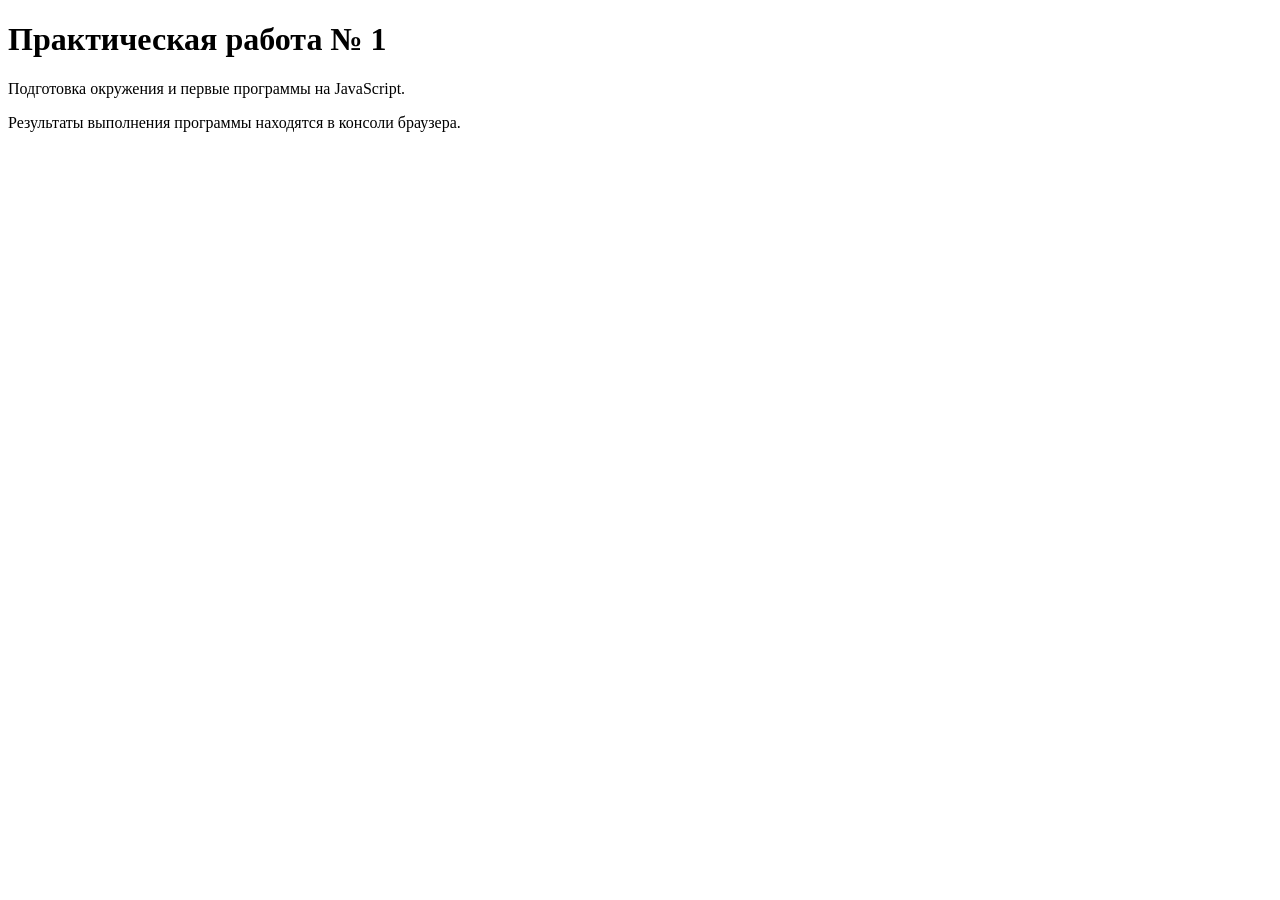
<file: practice-01/index.html>
<!doctype html>
<html lang="ru">
  <head>
    <meta charset="UTF-8">
    <meta name="viewport" content="width=device-width, initial-scale=1.0">
    <title>ПР1 — JavaScript</title>
    <script src="./js/hello.js" defer></script>
  </head>
  <body>
    <main>
      <h1>Практическая работа № 1</h1>
      <p>Подготовка окружения и первые программы на JavaScript.</p>
      <p>Результаты выполнения программы находятся в консоли браузера.</p>
    </main>
  </body>
</html>
<script src="./js/debug.js"></script>
</file>
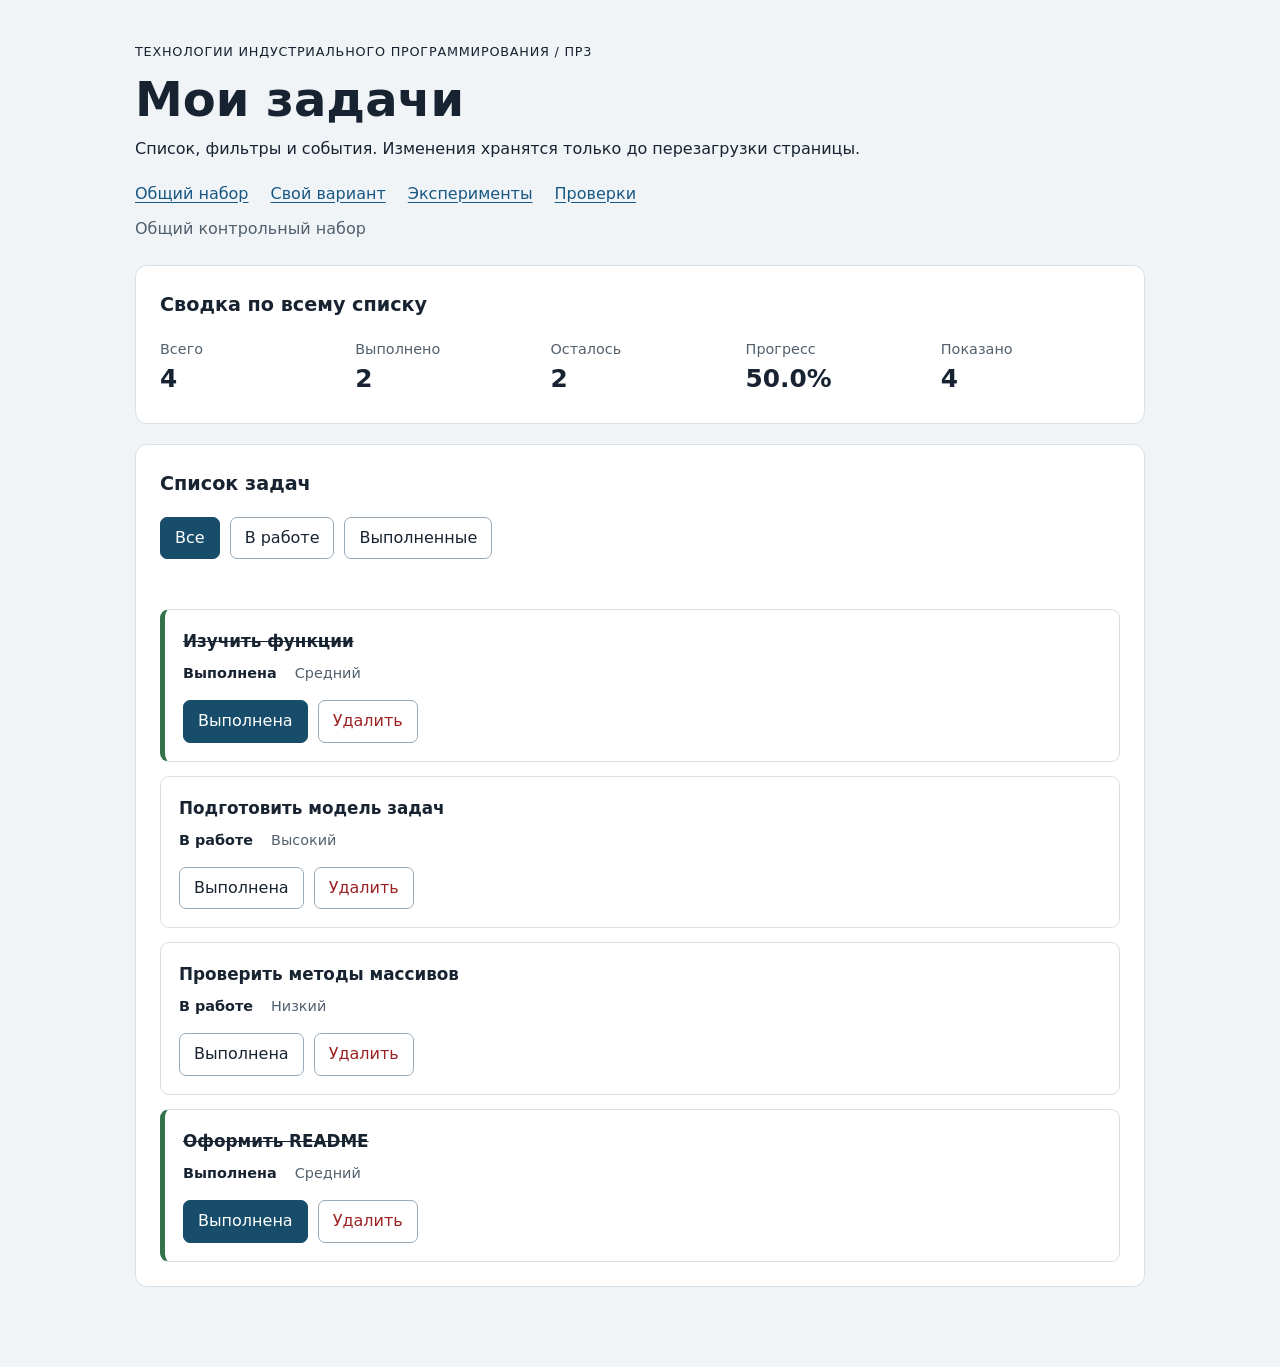
<file: practice-03/index.html>
<!doctype html>
<html lang="ru">
<head>
  <meta charset="utf-8">
  <meta name="viewport" content="width=device-width, initial-scale=1">
  <title>ПР3 — Работа с DOM и событиями</title>
  <link rel="icon" href="data:,">
  <link rel="stylesheet" href="./styles.css">
  <script type="module" src="./src/main.js"></script>
</head>
<body>
  <main class="page">
    <header class="page-header">
      <p class="eyebrow">Технологии индустриального программирования / ПР3</p>
      <h1>Мои задачи</h1>
      <p>Список, фильтры и события. Изменения хранятся только до перезагрузки страницы.</p>
      <nav class="page-links" aria-label="Учебные страницы">
        <a href="./index.html">Общий набор</a>
        <a href="./index.html?dataset=variant">Свой вариант</a>
        <a href="./examples/dom-events.html">Эксперименты</a>
        <a href="./checks.html">Проверки</a>
      </nav>
      <p id="dataset-label" class="muted">Набор ещё не загружен</p>
    </header>

    <section aria-labelledby="summary-heading" class="panel">
      <h2 id="summary-heading">Сводка по всему списку</h2>
      <dl id="task-summary" class="summary-grid">
        <div><dt>Всего</dt><dd data-stat="total">—</dd></div>
        <div><dt>Выполнено</dt><dd data-stat="completed">—</dd></div>
        <div><dt>Осталось</dt><dd data-stat="pending">—</dd></div>
        <div><dt>Прогресс</dt><dd data-stat="progress">—</dd></div>
        <div><dt>Показано</dt><dd data-stat="visible">—</dd></div>
      </dl>
    </section>

    <section class="panel" aria-labelledby="list-heading">
      <h2 id="list-heading">Список задач</h2>
      <div id="task-filters" class="filters" role="group" aria-label="Фильтр по статусу">
        <button type="button" data-filter="all" aria-pressed="true" class="is-active"><span class="filter-label">Все</span></button>
        <button type="button" data-filter="pending" aria-pressed="false"><span class="filter-label">В работе</span></button>
        <button type="button" data-filter="completed" aria-pressed="false"><span class="filter-label">Выполненные</span></button>
      </div>
      <p id="operation-message" class="operation-message" role="status" aria-live="polite"></p>
      <p id="empty-message" class="empty-message" hidden></p>
      <ul id="task-list" class="task-list" aria-label="Задачи"></ul>
      <noscript>Для выполнения работы необходимо разрешить JavaScript в браузере.</noscript>
    </section>
  </main>
</body>
</html>
</file>
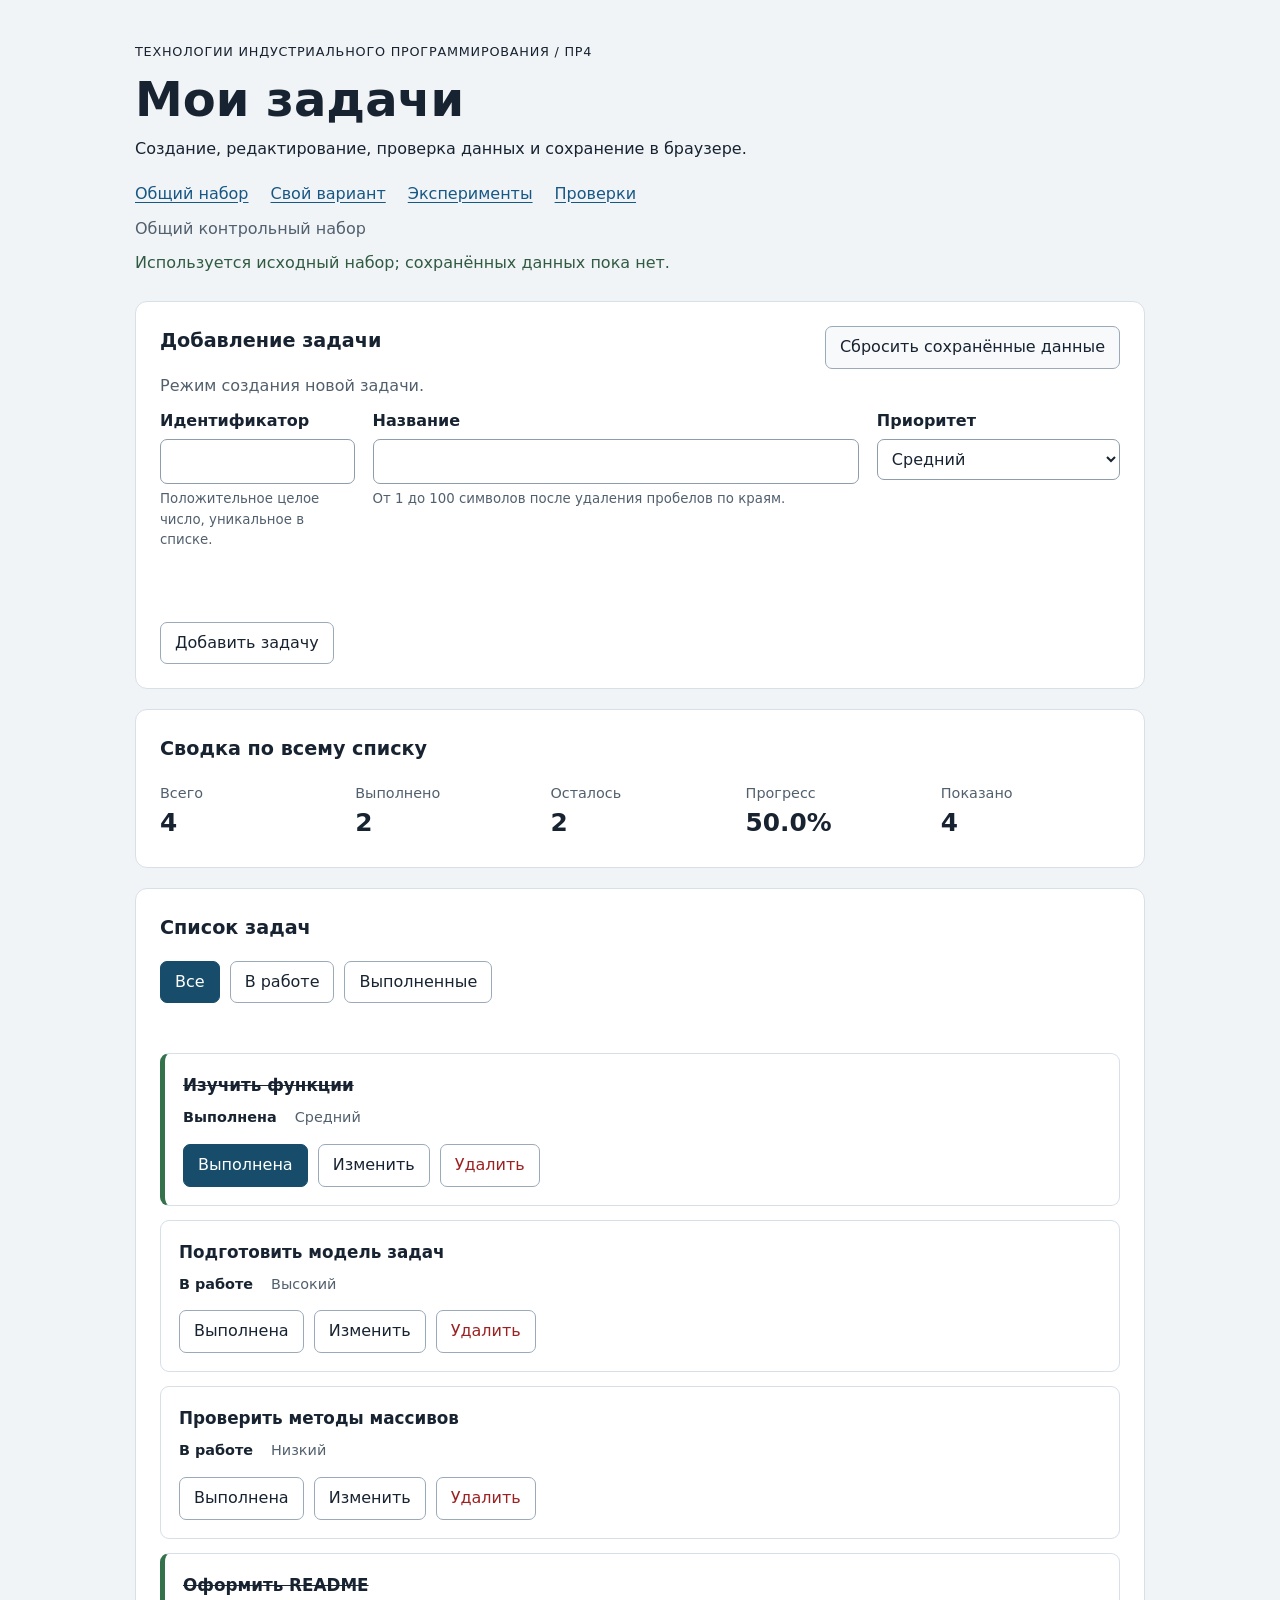
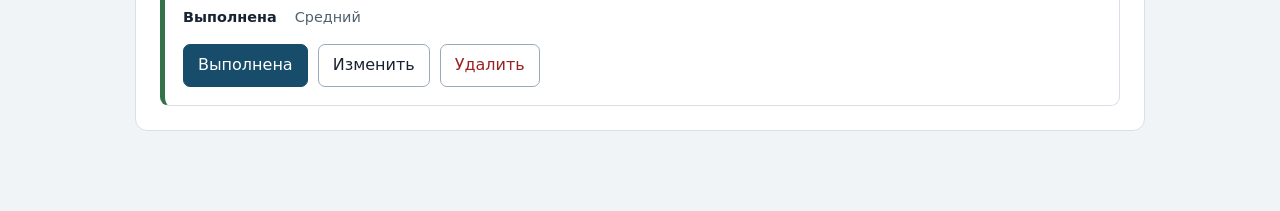
<file: practice-04/index.html>
<!doctype html>
<html lang="ru">
<head>
  <meta charset="utf-8">
  <meta name="viewport" content="width=device-width, initial-scale=1">
  <title>ПР4 — Формы, валидация и локальное хранение</title>
  <link rel="icon" href="data:,">
  <link rel="stylesheet" href="./styles.css">
  <script type="module" src="./src/main.js"></script>
</head>
<body>
  <main class="page">
    <header class="page-header">
      <p class="eyebrow">Технологии индустриального программирования / ПР4</p>
      <h1>Мои задачи</h1>
      <p>Создание, редактирование, проверка данных и сохранение в браузере.</p>
      <nav class="page-links" aria-label="Учебные страницы">
        <a href="./index.html">Общий набор</a>
        <a href="./index.html?dataset=variant">Свой вариант</a>
        <a href="./examples/forms-storage.html">Эксперименты</a>
        <a href="./checks.html">Проверки</a>
      </nav>
      <p id="dataset-label" class="muted">Набор ещё не загружен</p>
      <p id="storage-status" class="storage-status" role="status" aria-live="polite"></p>
    </header>

    <section class="panel" aria-labelledby="form-heading">
      <div class="panel-heading">
        <div>
          <h2 id="form-heading">Добавление задачи</h2>
          <p id="form-mode" class="muted">Режим создания новой задачи.</p>
        </div>
        <button id="reset-data" type="button" class="button-secondary">Сбросить сохранённые данные</button>
      </div>

      <form id="task-form">
        <div class="form-grid">
          <div class="field">
            <label for="task-id">Идентификатор</label>
            <input id="task-id" name="id" type="number" min="1" step="1" required
                   aria-describedby="task-id-hint task-id-error">
            <small id="task-id-hint">Положительное целое число, уникальное в списке.</small>
            <p id="task-id-error" class="field-error" data-error-for="id" aria-live="polite"></p>
          </div>

          <div class="field field-wide">
            <label for="task-title">Название</label>
            <input id="task-title" name="title" type="text" maxlength="100" required
                   aria-describedby="task-title-hint task-title-error">
            <small id="task-title-hint">От 1 до 100 символов после удаления пробелов по краям.</small>
            <p id="task-title-error" class="field-error" data-error-for="title" aria-live="polite"></p>
          </div>

          <div class="field">
            <label for="task-priority">Приоритет</label>
            <select id="task-priority" name="priority" required
                    aria-describedby="task-priority-error">
              <option value="medium">Средний</option>
              <option value="low">Низкий</option>
              <option value="high">Высокий</option>
            </select>
            <p id="task-priority-error" class="field-error" data-error-for="priority" aria-live="polite"></p>
          </div>
        </div>

        <p id="form-message" class="operation-message" role="status" aria-live="polite"></p>
        <div class="form-actions">
          <button id="form-submit" type="submit">Добавить задачу</button>
          <button id="cancel-edit" type="button" class="button-secondary" hidden>Отменить редактирование</button>
        </div>
      </form>
    </section>

    <section aria-labelledby="summary-heading" class="panel">
      <h2 id="summary-heading">Сводка по всему списку</h2>
      <dl id="task-summary" class="summary-grid">
        <div><dt>Всего</dt><dd data-stat="total">—</dd></div>
        <div><dt>Выполнено</dt><dd data-stat="completed">—</dd></div>
        <div><dt>Осталось</dt><dd data-stat="pending">—</dd></div>
        <div><dt>Прогресс</dt><dd data-stat="progress">—</dd></div>
        <div><dt>Показано</dt><dd data-stat="visible">—</dd></div>
      </dl>
    </section>

    <section class="panel" aria-labelledby="list-heading">
      <h2 id="list-heading">Список задач</h2>
      <div id="task-filters" class="filters" role="group" aria-label="Фильтр по статусу">
        <button type="button" data-filter="all" aria-pressed="true" class="is-active"><span class="filter-label">Все</span></button>
        <button type="button" data-filter="pending" aria-pressed="false"><span class="filter-label">В работе</span></button>
        <button type="button" data-filter="completed" aria-pressed="false"><span class="filter-label">Выполненные</span></button>
      </div>
      <p id="operation-message" class="operation-message" role="status" aria-live="polite"></p>
      <p id="empty-message" class="empty-message" hidden></p>
      <ul id="task-list" class="task-list" aria-label="Задачи"></ul>
      <noscript>Для выполнения работы необходимо разрешить JavaScript в браузере.</noscript>
    </section>
  </main>
</body>
</html>
</file>
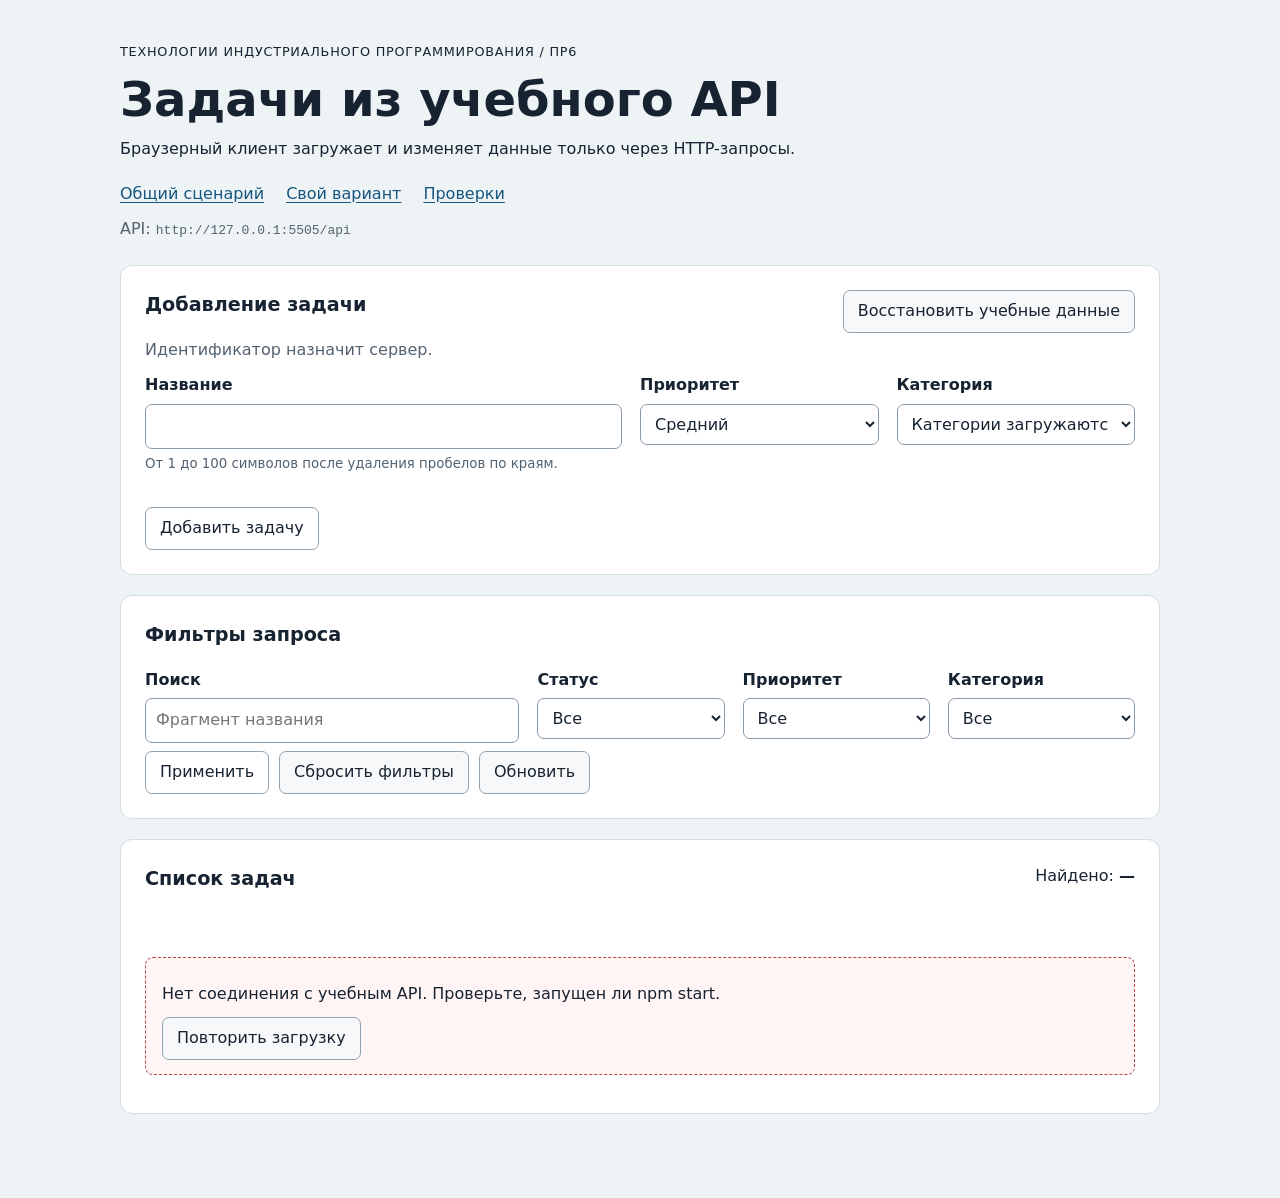
<file: practice-06/index.html>
<!doctype html>
<html lang="ru">
<head>
  <meta charset="utf-8">
  <meta name="viewport" content="width=device-width, initial-scale=1">
  <title>ПР6 — Браузерный клиент HTTP API</title>
  <link rel="icon" href="data:,">
  <link rel="stylesheet" href="./styles.css">
  <script type="module" src="./src/main.js"></script>
</head>
<body>
  <main class="page">
    <header class="page-header">
      <p class="eyebrow">Технологии индустриального программирования / ПР6</p>
      <h1>Задачи из учебного API</h1>
      <p>Браузерный клиент загружает и изменяет данные только через HTTP-запросы.</p>
      <nav class="page-links" aria-label="Учебные страницы">
        <a href="./index.html">Общий сценарий</a>
        <a href="./index.html?dataset=variant">Свой вариант</a>
        <a href="./checks.html">Проверки</a>
      </nav>
      <p class="muted">API: <code id="api-url">адрес определяется…</code></p>
    </header>

    <section class="panel" aria-labelledby="editor-heading">
      <div class="panel-heading">
        <div>
          <h2 id="editor-heading">Добавление задачи</h2>
          <p id="form-mode" class="muted">Идентификатор назначит сервер.</p>
        </div>
        <button id="reset-data" type="button" class="button-secondary">Восстановить учебные данные</button>
      </div>

      <form id="task-form" novalidate>
        <div class="form-grid">
          <div class="field field-wide">
            <label for="task-title">Название</label>
            <input id="task-title" name="title" type="text" maxlength="100" required
                   aria-describedby="task-title-hint task-title-error">
            <small id="task-title-hint">От 1 до 100 символов после удаления пробелов по краям.</small>
            <p id="task-title-error" class="field-error" data-error-for="title" aria-live="polite"></p>
          </div>

          <div class="field">
            <label for="task-priority">Приоритет</label>
            <select id="task-priority" name="priority" required
                    aria-describedby="task-priority-error">
              <option value="medium">Средний</option>
              <option value="low">Низкий</option>
              <option value="high">Высокий</option>
            </select>
            <p id="task-priority-error" class="field-error" data-error-for="priority" aria-live="polite"></p>
          </div>

          <div class="field">
            <label for="task-category">Категория</label>
            <select id="task-category" name="categoryId" required
                    aria-describedby="task-category-error">
              <option value="">Категории загружаются…</option>
            </select>
            <p id="task-category-error" class="field-error" data-error-for="categoryId" aria-live="polite"></p>
          </div>
        </div>

        <div class="form-actions">
          <button id="form-submit" type="submit">Добавить задачу</button>
          <button id="cancel-edit" type="button" class="button-secondary" hidden>Отменить редактирование</button>
        </div>
      </form>
    </section>

    <section class="panel" aria-labelledby="filters-heading">
      <h2 id="filters-heading">Фильтры запроса</h2>
      <form id="filters-form">
        <div class="filter-grid">
          <div class="field field-wide">
            <label for="filter-query">Поиск</label>
            <input id="filter-query" name="q" type="search" maxlength="100" placeholder="Фрагмент названия">
          </div>
          <div class="field">
            <label for="filter-completed">Статус</label>
            <select id="filter-completed" name="completed">
              <option value="">Все</option>
              <option value="false">В работе</option>
              <option value="true">Выполненные</option>
            </select>
          </div>
          <div class="field">
            <label for="filter-priority">Приоритет</label>
            <select id="filter-priority" name="priority">
              <option value="">Все</option>
              <option value="low">Низкий</option>
              <option value="medium">Средний</option>
              <option value="high">Высокий</option>
            </select>
          </div>
          <div class="field">
            <label for="filter-category">Категория</label>
            <select id="filter-category" name="categoryId">
              <option value="">Все</option>
            </select>
          </div>
        </div>
        <div class="form-actions">
          <button type="submit">Применить</button>
          <button id="clear-filters" type="button" class="button-secondary">Сбросить фильтры</button>
          <button id="refresh-list" type="button" class="button-secondary">Обновить</button>
        </div>
      </form>
    </section>

    <section id="list-panel" class="panel" aria-labelledby="list-heading" aria-busy="false">
      <div class="panel-heading">
        <h2 id="list-heading">Список задач</h2>
        <p class="counter">Найдено: <strong id="task-total">—</strong></p>
      </div>

      <p id="operation-message" class="operation-message" role="status" aria-live="polite"></p>
      <div id="list-state" class="list-state" role="status" aria-live="polite">
        <p data-state-message>Приложение ещё не запущено.</p>
        <button id="retry-load" type="button" class="button-secondary" hidden>Повторить загрузку</button>
      </div>
      <ul id="task-list" class="task-list" aria-label="Задачи"></ul>
      <noscript>Для выполнения работы необходимо разрешить JavaScript в браузере.</noscript>
    </section>
  </main>
</body>
</html>
</file>
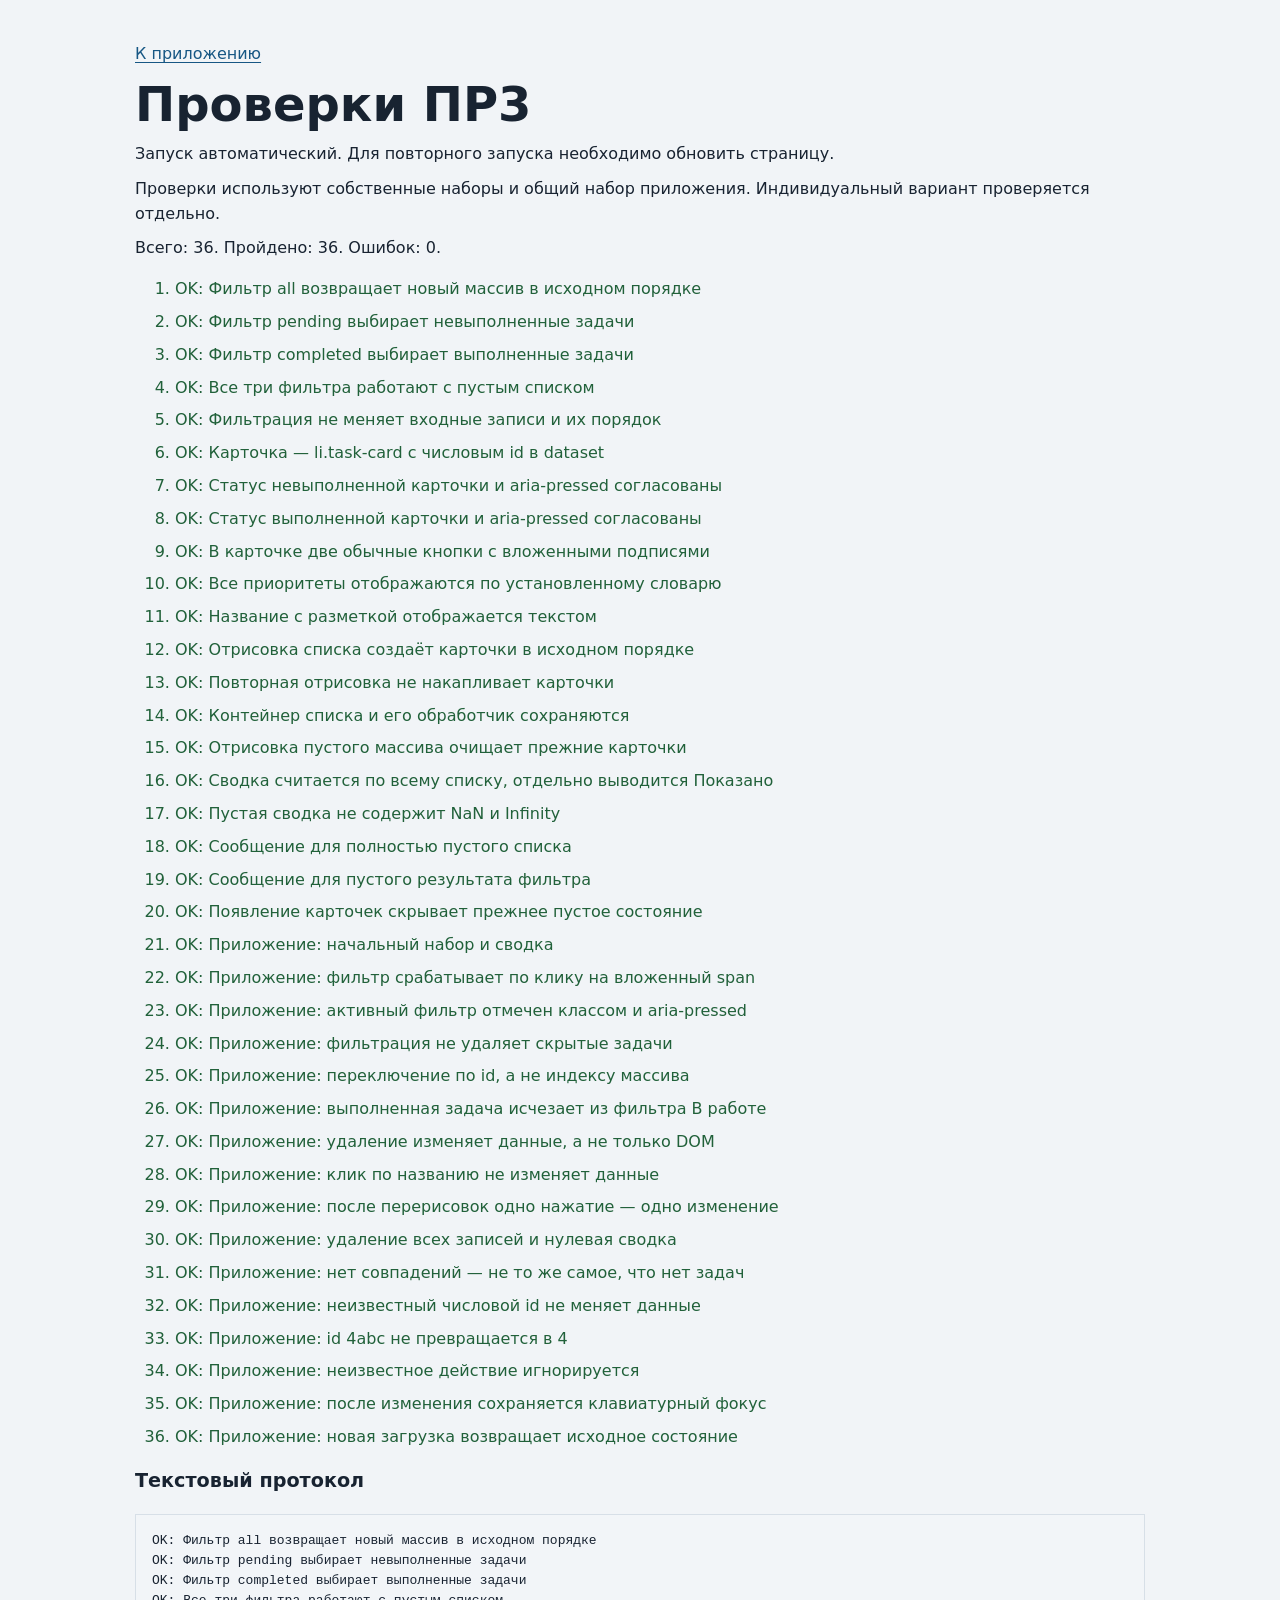
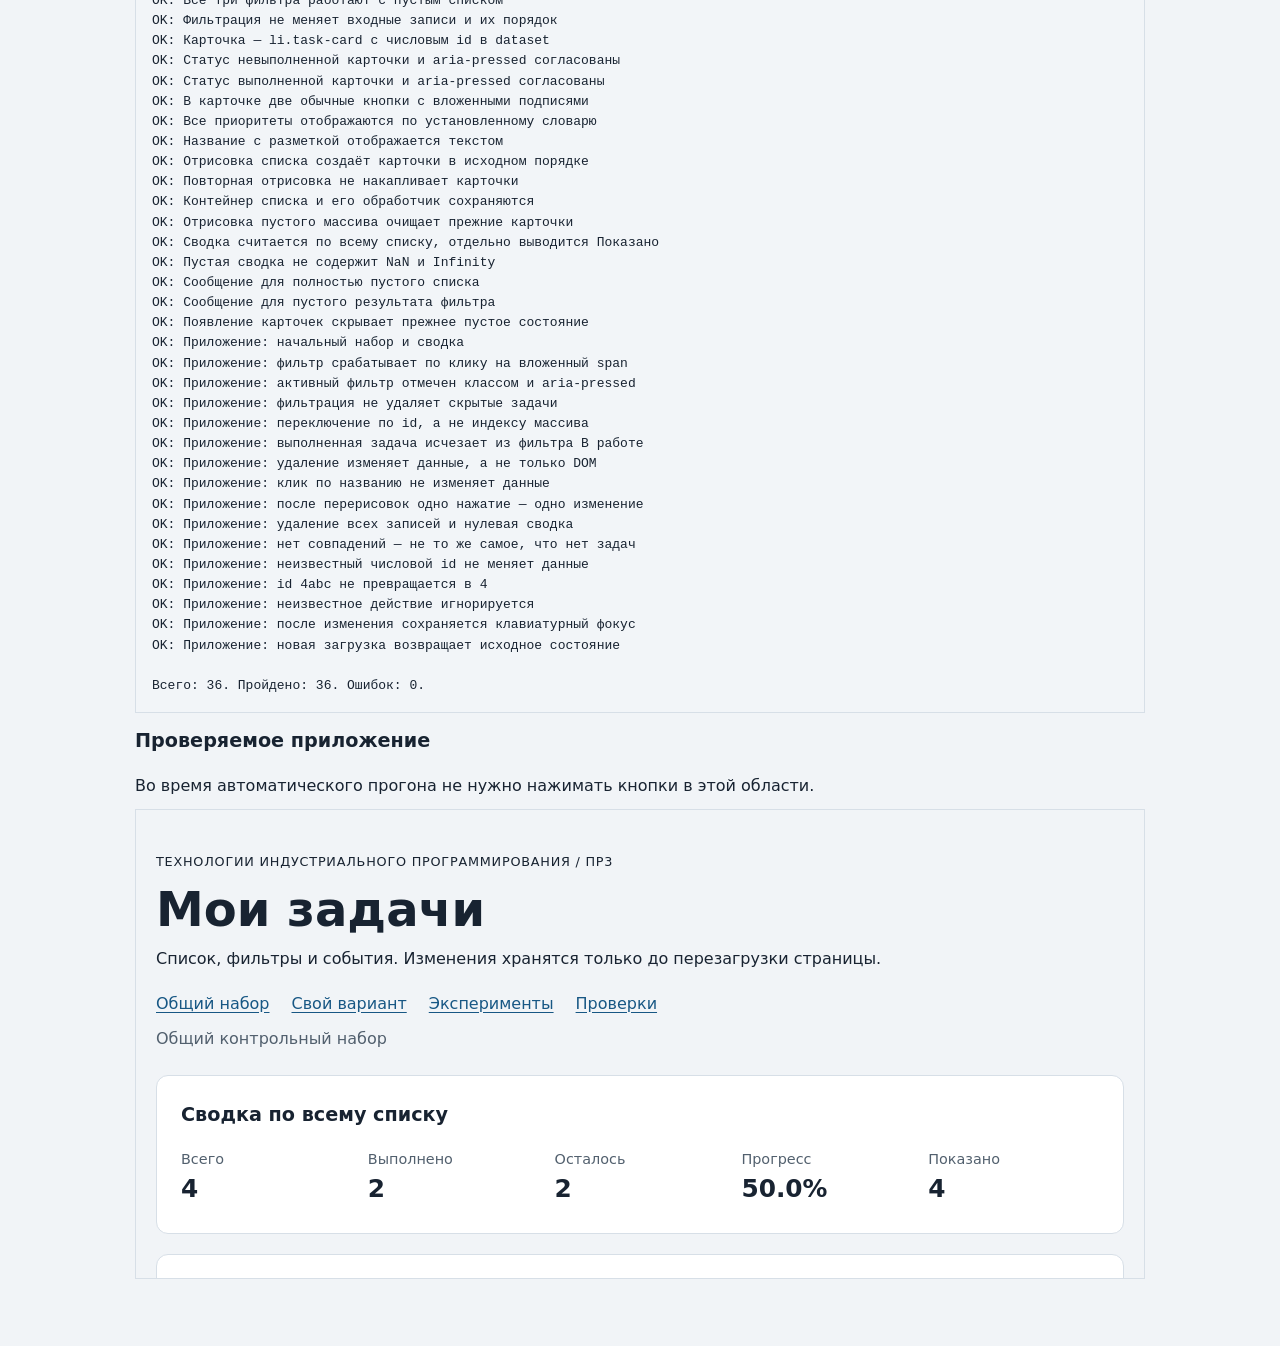
<file: practice-03/checks.html>
<!doctype html>
<html lang="ru">
<head>
  <meta charset="utf-8">
  <meta name="viewport" content="width=device-width, initial-scale=1">
  <title>ПР3 — Проверки интерфейса</title>
  <link rel="icon" href="data:,">
  <link rel="stylesheet" href="./styles.css">
  <script type="module" src="./checks/browser.checks.js"></script>
</head>
<body>
  <main class="page">
    <p><a href="./index.html">К приложению</a></p>
    <h1>Проверки ПР3</h1>
    <p>Запуск автоматический. Для повторного запуска необходимо обновить страницу.</p>
    <p>Проверки используют собственные наборы и общий набор приложения. Индивидуальный вариант проверяется отдельно.</p>
    <p id="check-summary" role="status">Проверки не завершены. Если сообщение не меняется, необходимо открыть Console и проверить ошибки импорта.</p>
    <ol id="check-results" class="check-list"></ol>
    <h2>Текстовый протокол</h2>
    <pre id="check-log"></pre>
    <h2>Проверяемое приложение</h2>
    <p>Во время автоматического прогона не нужно нажимать кнопки в этой области.</p>
    <iframe id="test-frame" class="test-preview" title="Приложение для автоматических проверок"></iframe>
    <div id="test-fixture" class="test-fixture" aria-hidden="true"></div>
  </main>
</body>
</html>
</file>
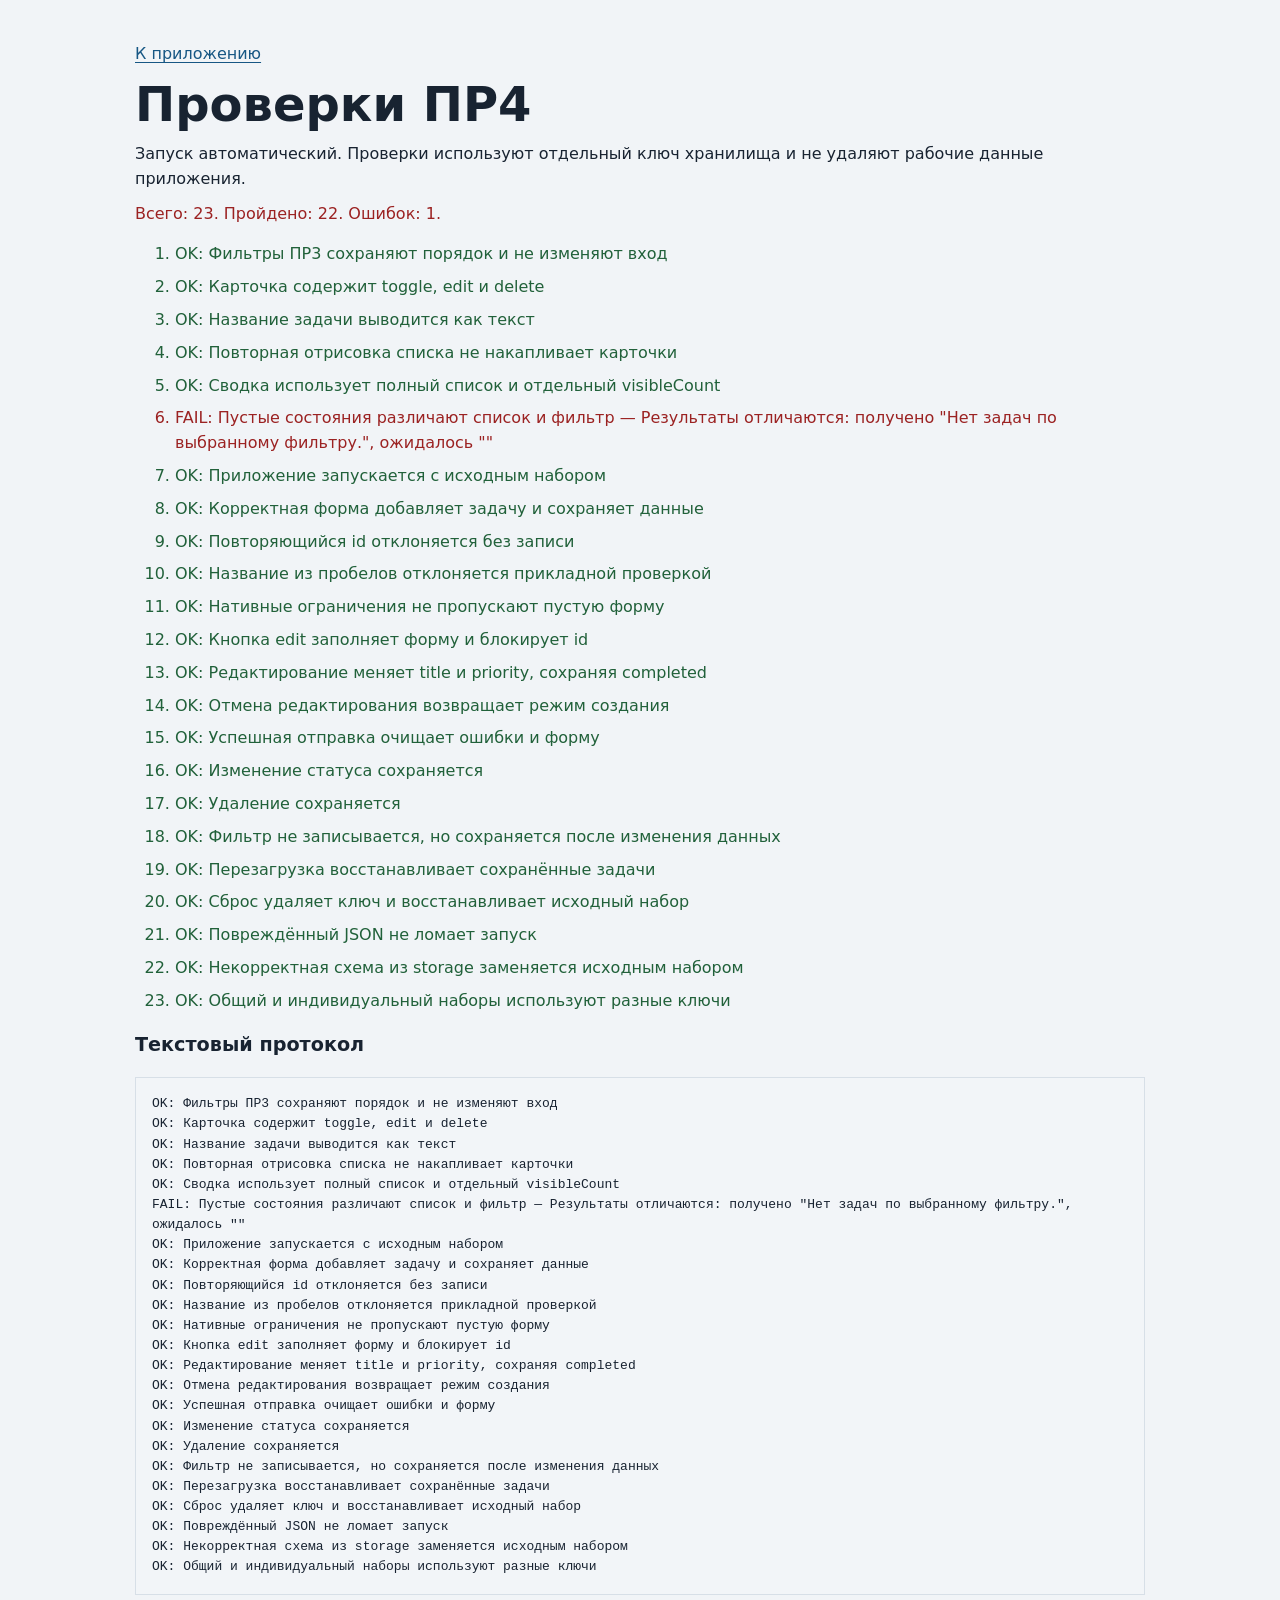
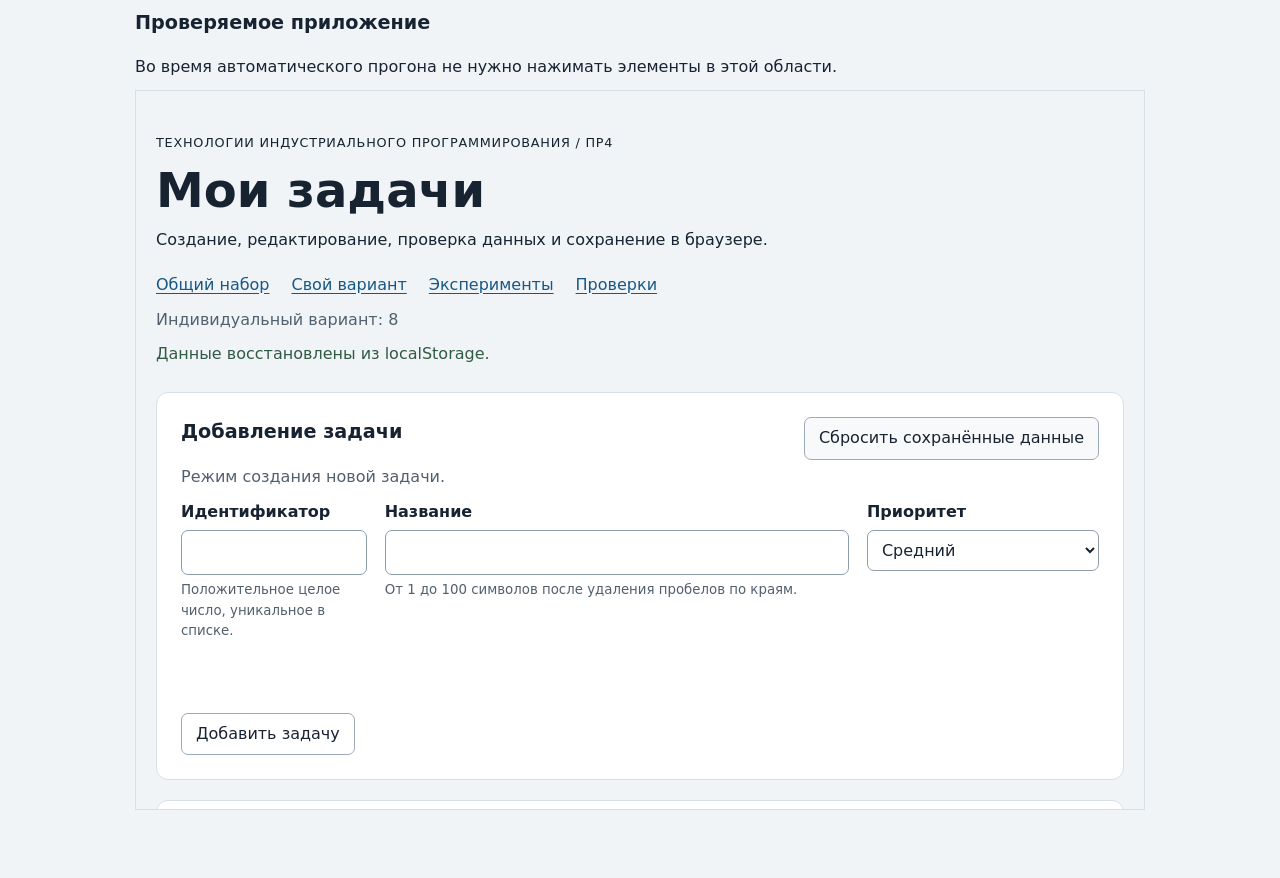
<file: practice-04/checks.html>
<!doctype html>
<html lang="ru">
<head>
  <meta charset="utf-8">
  <meta name="viewport" content="width=device-width, initial-scale=1">
  <title>ПР4 — Проверки интерфейса</title>
  <link rel="icon" href="data:,">
  <link rel="stylesheet" href="./styles.css">
  <script type="module" src="./checks/browser.checks.js"></script>
</head>
<body>
  <main class="page">
    <p><a href="./index.html">К приложению</a></p>
    <h1>Проверки ПР4</h1>
    <p>Запуск автоматический. Проверки используют отдельный ключ хранилища и не удаляют рабочие данные приложения.</p>
    <p id="check-summary" role="status">Проверки не завершены. Если сообщение не меняется, откройте Console и проверьте ошибки импорта.</p>
    <ol id="check-results" class="check-list"></ol>
    <h2>Текстовый протокол</h2>
    <pre id="check-log"></pre>
    <h2>Проверяемое приложение</h2>
    <p>Во время автоматического прогона не нужно нажимать элементы в этой области.</p>
    <iframe id="test-frame" class="test-preview" title="Приложение для автоматических проверок"></iframe>
    <div id="test-fixture" class="test-fixture" aria-hidden="true"></div>
  </main>
</body>
</html>
</file>
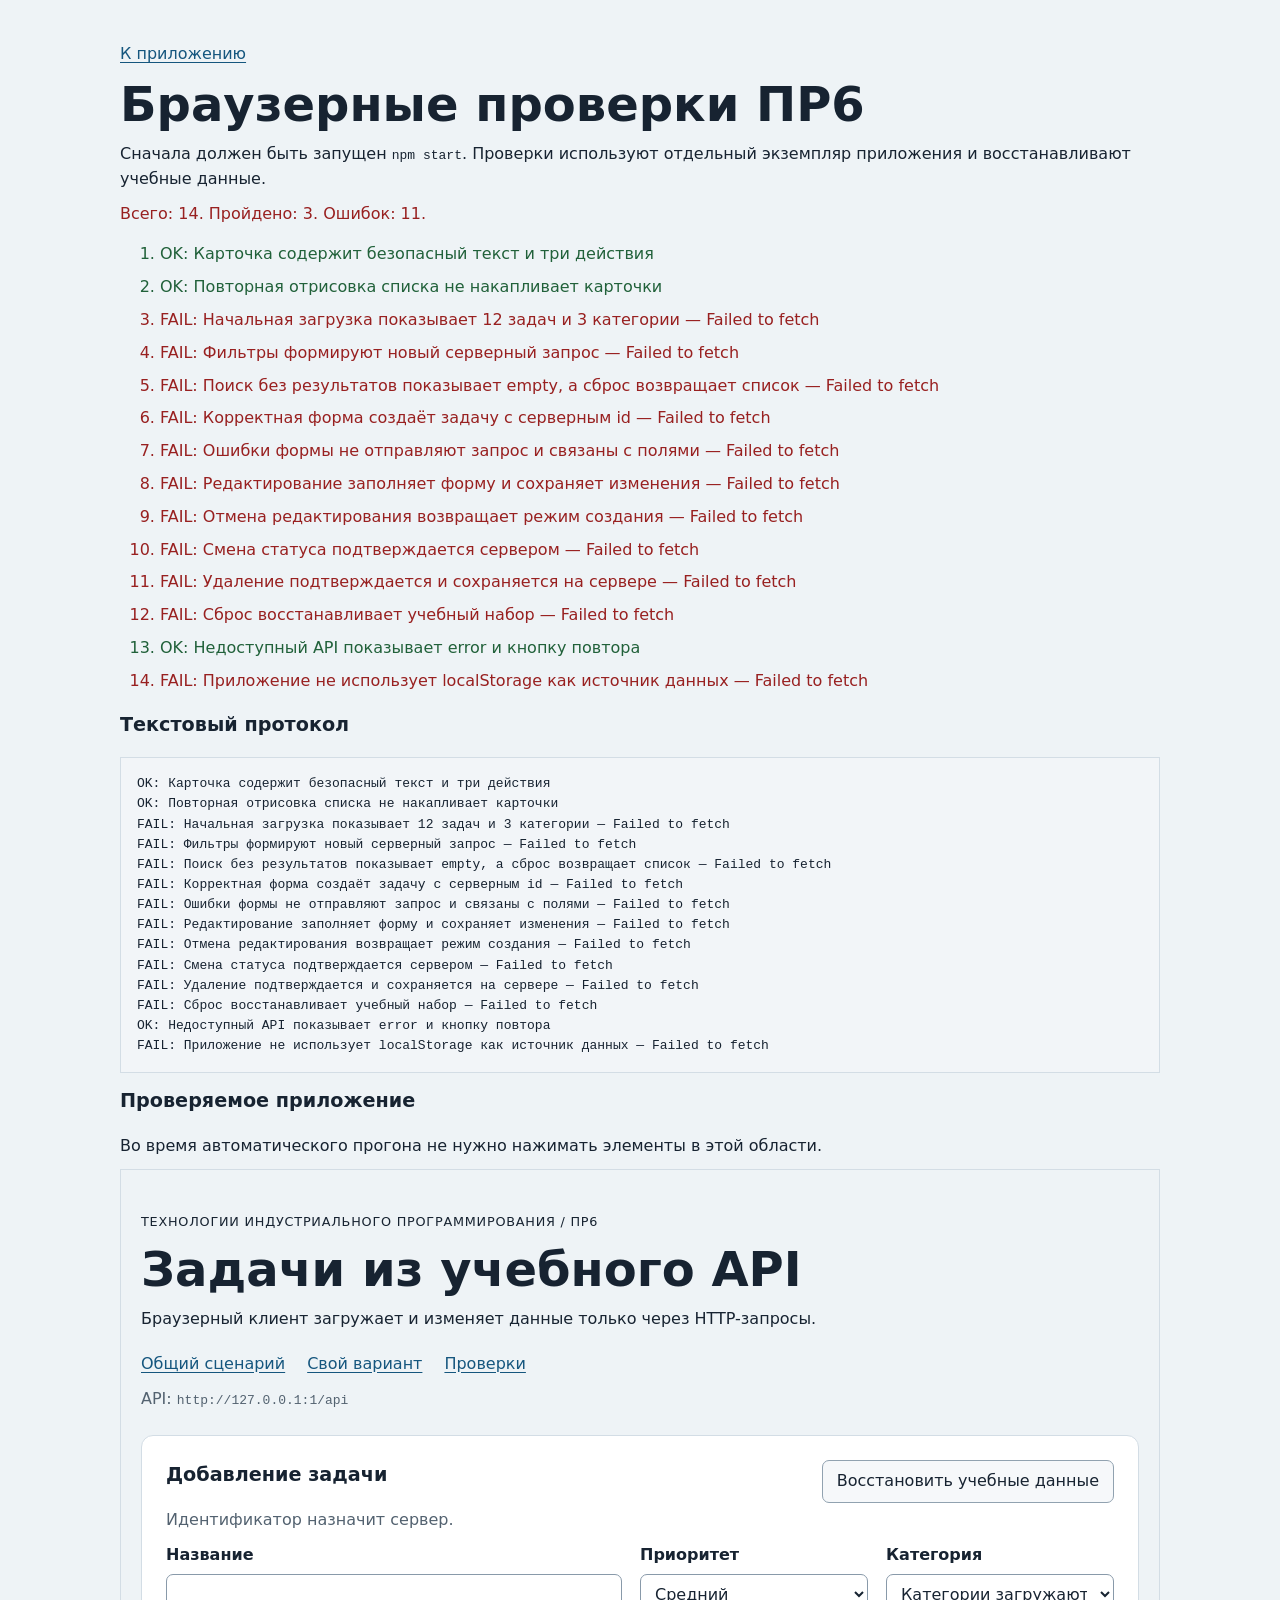
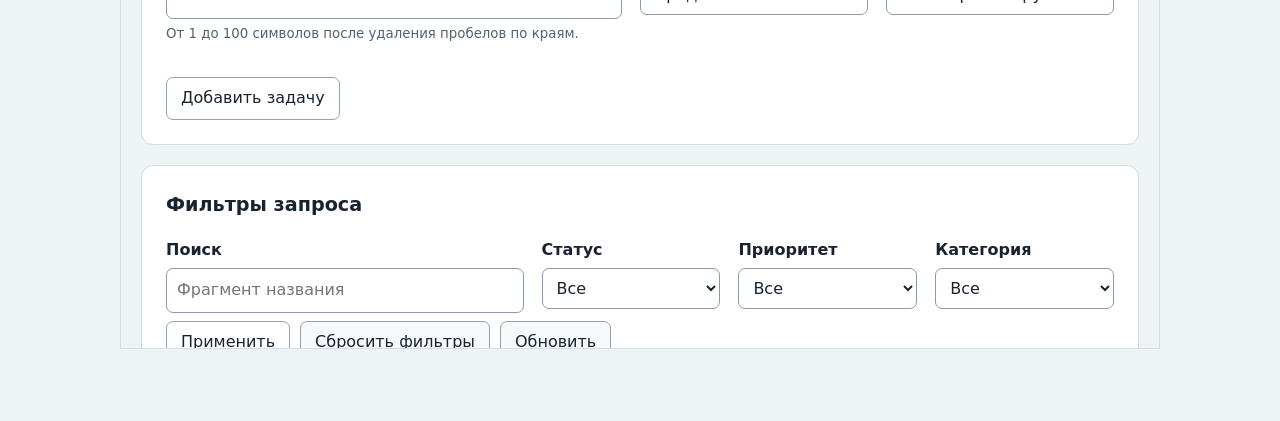
<file: practice-06/checks.html>
<!doctype html>
<html lang="ru">
<head>
  <meta charset="utf-8">
  <meta name="viewport" content="width=device-width, initial-scale=1">
  <title>ПР6 — Проверки интерфейса</title>
  <link rel="icon" href="data:,">
  <link rel="stylesheet" href="./styles.css">
  <script type="module" src="./checks/browser.checks.js"></script>
</head>
<body>
  <main class="page">
    <p><a href="./index.html">К приложению</a></p>
    <h1>Браузерные проверки ПР6</h1>
    <p>Сначала должен быть запущен <code>npm start</code>. Проверки используют отдельный экземпляр приложения и восстанавливают учебные данные.</p>
    <p id="check-summary" role="status">Проверки не завершены. Если сообщение не меняется, откройте Console и проверьте ошибки импорта.</p>
    <ol id="check-results" class="check-list"></ol>
    <h2>Текстовый протокол</h2>
    <pre id="check-log"></pre>
    <h2>Проверяемое приложение</h2>
    <p>Во время автоматического прогона не нужно нажимать элементы в этой области.</p>
    <iframe id="test-frame" class="test-preview" title="Приложение для автоматических проверок"></iframe>
    <div id="test-fixture" class="test-fixture" aria-hidden="true"></div>
  </main>
</body>
</html>
</file>
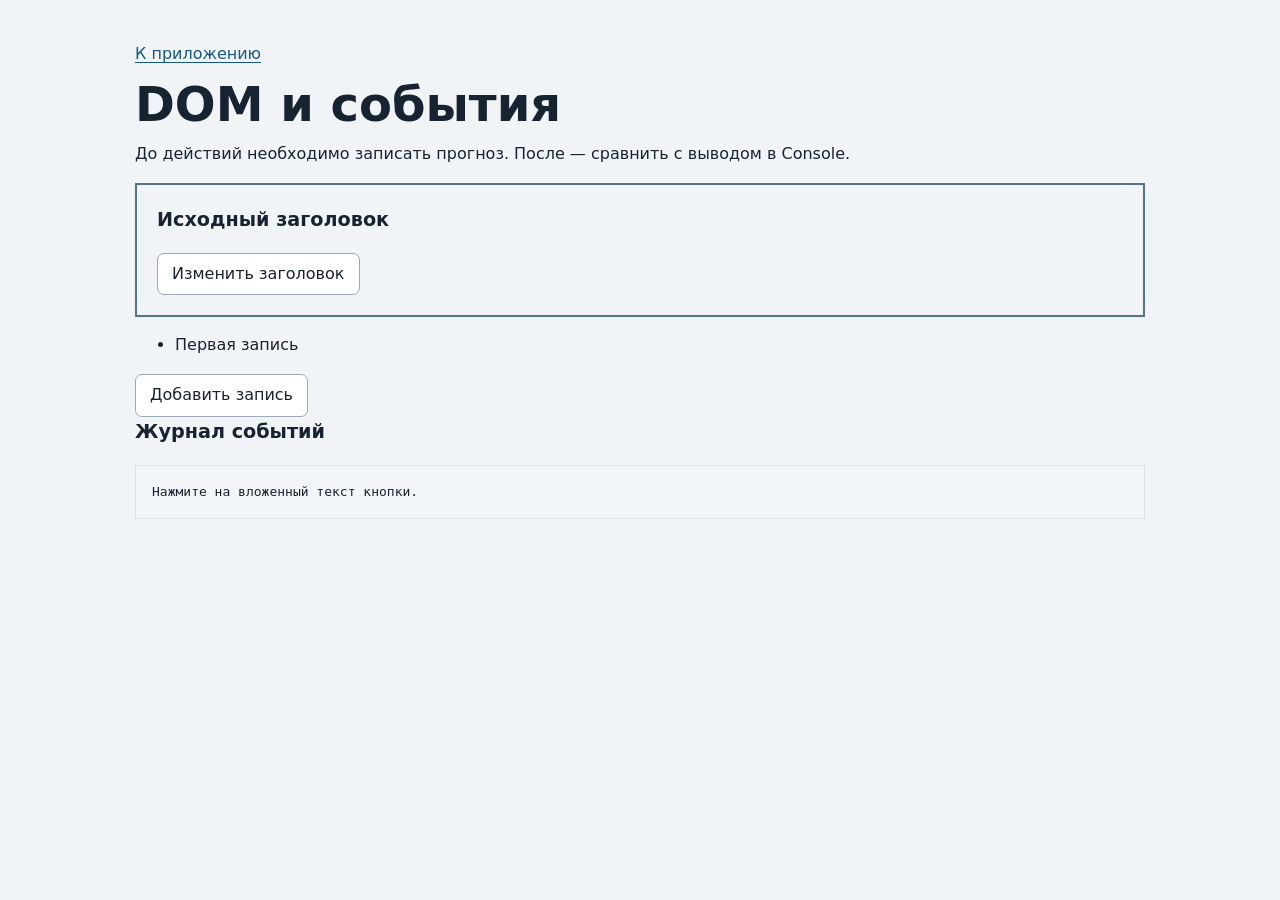
<file: practice-03/examples/dom-events.html>
<!doctype html>
<html lang="ru">
<head>
  <meta charset="utf-8">
  <meta name="viewport" content="width=device-width, initial-scale=1">
  <title>ПР3 — Эксперименты с DOM</title>
  <link rel="icon" href="data:,">
  <link rel="stylesheet" href="../styles.css">
  <script type="module" src="./dom-events.js"></script>
</head>
<body>
  <main class="page">
    <p><a href="../index.html">К приложению</a></p>
    <h1>DOM и события</h1>
    <p>До действий необходимо записать прогноз. После — сравнить с выводом в Console.</p>
    <section id="lab-card" class="lab-card" aria-label="Контейнер эксперимента">
      <h2 id="lab-title">Исходный заголовок</h2>
      <button id="lab-button" type="button" data-task-id="23"><span id="lab-label">Изменить заголовок</span></button>
    </section>
    <ul id="lab-list"><li>Первая запись</li></ul>
    <button id="append-button" type="button">Добавить запись</button>
    <h2>Журнал событий</h2>
    <pre id="lab-log" aria-live="polite">Нажмите на вложенный текст кнопки.</pre>
  </main>
</body>
</html>
</file>
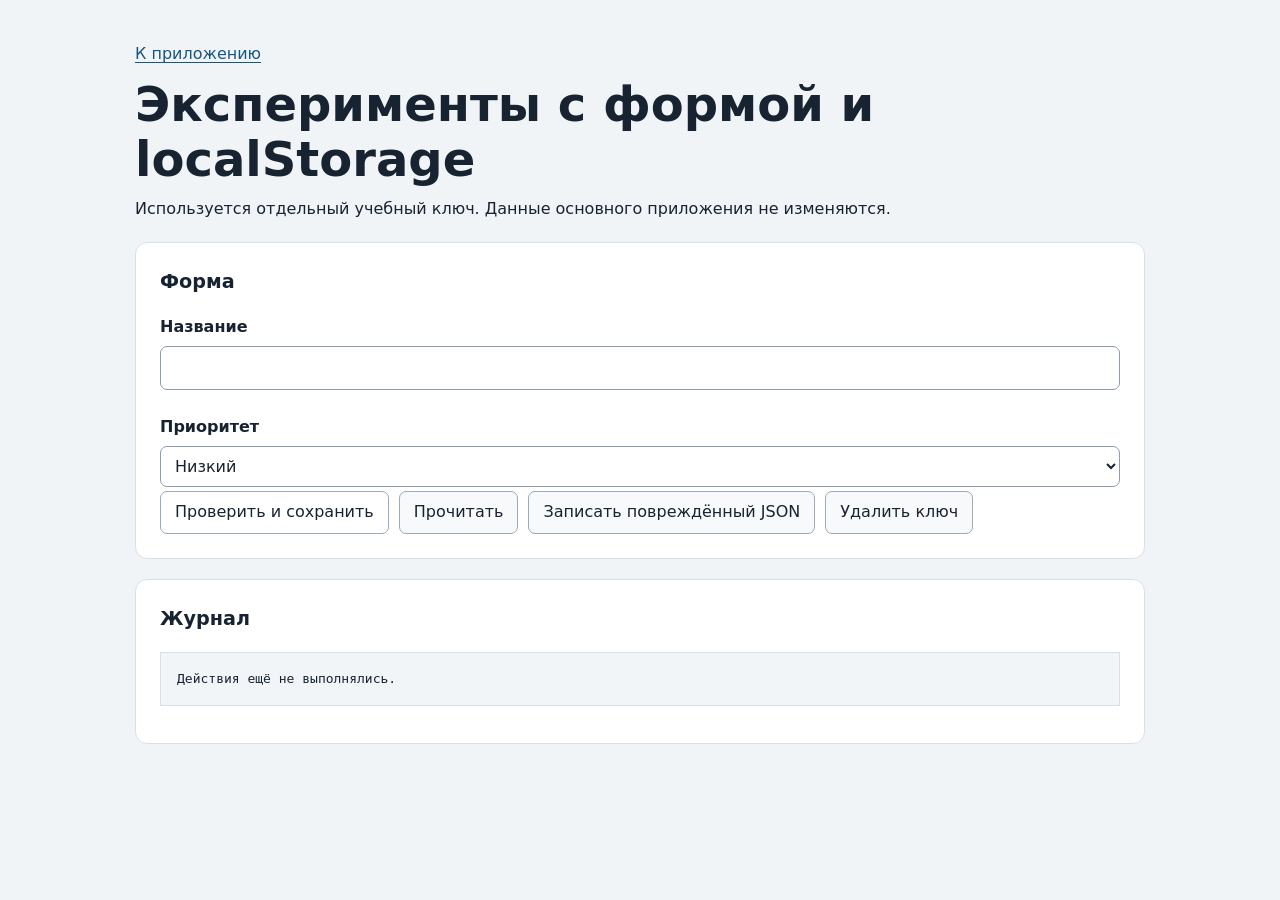
<file: practice-04/examples/forms-storage.html>
<!doctype html>
<html lang="ru">
<head>
  <meta charset="utf-8">
  <meta name="viewport" content="width=device-width, initial-scale=1">
  <title>ПР4 — Эксперименты с формой и localStorage</title>
  <link rel="icon" href="data:,">
  <link rel="stylesheet" href="../styles.css">
  <script type="module" src="./forms-storage.js"></script>
</head>
<body>
  <main class="page">
    <p><a href="../index.html">К приложению</a></p>
    <h1>Эксперименты с формой и localStorage</h1>
    <p>Используется отдельный учебный ключ. Данные основного приложения не изменяются.</p>

    <section class="panel" aria-labelledby="lab-form-heading">
      <h2 id="lab-form-heading">Форма</h2>
      <form id="lab-form">
        <div class="field">
          <label for="lab-title">Название</label>
          <input id="lab-title" name="title" required maxlength="20">
          <p id="lab-title-error" class="field-error" aria-live="polite"></p>
        </div>
        <div class="field">
          <label for="lab-priority">Приоритет</label>
          <select id="lab-priority" name="priority">
            <option value="low">Низкий</option>
            <option value="medium">Средний</option>
            <option value="high">Высокий</option>
          </select>
        </div>
        <div class="form-actions">
          <button type="submit">Проверить и сохранить</button>
          <button id="load-value" type="button" class="button-secondary">Прочитать</button>
          <button id="write-broken" type="button" class="button-secondary">Записать повреждённый JSON</button>
          <button id="remove-value" type="button" class="button-secondary">Удалить ключ</button>
        </div>
      </form>
    </section>

    <section class="panel" aria-labelledby="lab-log-heading">
      <h2 id="lab-log-heading">Журнал</h2>
      <pre id="lab-log">Действия ещё не выполнялись.</pre>
    </section>
  </main>
</body>
</html>
</file>
<file: practice-03/styles.css>
:root {
  font-family: system-ui, -apple-system, "Segoe UI", sans-serif;
  color: #182331;
  background: #f1f4f7;
  line-height: 1.55;
}
* { box-sizing: border-box; }
body { margin: 0; }
[hidden] { display: none !important; }
.page { max-width: 1050px; padding: 32px 20px 60px; margin: 0 auto; }
h1 { font-size: clamp(2rem, 5vw, 3rem); line-height: 1.15; margin: 10px 0; }
h2 { font-size: 1.2rem; margin: 0 0 18px; }
p { margin: 10px 0; }
a { color: #175784; text-underline-offset: 3px; }
.eyebrow { font-size: .8rem; letter-spacing: .06em; text-transform: uppercase; }
.page-header { margin-bottom: 24px; }
.page-links { display: flex; gap: 10px 22px; flex-wrap: wrap; margin-top: 20px; }
.muted { color: #52606e; }
.panel { background: #fff; border: 1px solid #d7dfe7; border-radius: 12px; padding: 24px; margin: 20px 0; }
.summary-grid { display: grid; grid-template-columns: repeat(5, 1fr); gap: 16px; margin: 0; }
dt { color: #52606e; font-size: .9rem; }
dd { margin: 0; font-size: 1.55rem; font-weight: 700; }
.filters, .task-actions { display: flex; flex-wrap: wrap; gap: 10px; }
button { font: inherit; color: inherit; border: 1px solid #9aaab8; border-radius: 7px; padding: 8px 14px; background: #fff; cursor: pointer; }
button:hover { background: #edf4f8; }
button.is-active, button[aria-pressed="true"] { background: #174d6a; color: #fff; border-color: #174d6a; }
:focus-visible { outline: 3px solid #bb5900; outline-offset: 4px; }
.task-list { list-style: none; margin: 0; padding: 0; }
.task-card { border: 1px solid #d7dfe7; border-radius: 9px; padding: 18px; margin-top: 14px; }
.task-title { font-size: 1.05rem; margin: 0 0 7px; overflow-wrap: anywhere; }
.task-status, .task-priority { display: inline-block; font-size: .9rem; margin-right: 18px; }
.task-status { font-weight: 600; }
.task-priority { color: #52606e; }
.task-actions { margin-top: 14px; }
.task-card.is-completed { border-left: 5px solid #34724c; }
.task-card.is-completed .task-title { text-decoration: line-through; }
button[data-action="delete"] { color: #9b2222; }
.operation-message { color: #9b2222; min-height: 1.6em; }
.empty-message { padding: 18px 0; font-weight: 600; }
pre { background: #f2f5f8; border: 1px solid #d7dfe7; padding: 16px; overflow: auto; white-space: pre-wrap; }
.check-pass { color: #21613a; }
.check-fail { color: #9b2222; }
.check-list li { margin: 8px 0; overflow-wrap: anywhere; }
.test-preview { width: 100%; height: 470px; border: 1px solid #d7dfe7; background: #fff; }
.test-fixture { position: absolute; left: -10000px; width: 900px; }
.lab-card { border: 2px solid #55748a; padding: 20px; margin: 16px 0; }
@media (max-width: 640px) {
  .summary-grid { grid-template-columns: repeat(2, 1fr); }
  .panel { padding: 18px; }
  .page { padding-inline: 14px; }
}
</file>
<file: practice-04/styles.css>
:root {
  font-family: system-ui, -apple-system, "Segoe UI", sans-serif;
  color: #182331;
  background: #f1f4f7;
  line-height: 1.55;
}
* { box-sizing: border-box; }
body { margin: 0; }
[hidden] { display: none !important; }
.page { max-width: 1050px; padding: 32px 20px 60px; margin: 0 auto; }
h1 { font-size: clamp(2rem, 5vw, 3rem); line-height: 1.15; margin: 10px 0; }
h2 { font-size: 1.2rem; margin: 0 0 18px; }
p { margin: 10px 0; }
a { color: #175784; text-underline-offset: 3px; }
.eyebrow { font-size: .8rem; letter-spacing: .06em; text-transform: uppercase; }
.page-header { margin-bottom: 24px; }
.page-links { display: flex; gap: 10px 22px; flex-wrap: wrap; margin-top: 20px; }
.muted { color: #52606e; }
.storage-status { min-height: 1.6em; color: #315a42; }
.storage-status.is-warning { color: #9b4d00; }
.panel { background: #fff; border: 1px solid #d7dfe7; border-radius: 12px; padding: 24px; margin: 20px 0; }
.panel-heading { display: flex; justify-content: space-between; align-items: flex-start; gap: 20px; flex-wrap: wrap; }
.summary-grid { display: grid; grid-template-columns: repeat(5, 1fr); gap: 16px; margin: 0; }
dt { color: #52606e; font-size: .9rem; }
dd { margin: 0; font-size: 1.55rem; font-weight: 700; }
.form-grid { display: grid; grid-template-columns: minmax(160px, .8fr) minmax(260px, 2fr) minmax(160px, 1fr); gap: 18px; }
.field { display: flex; flex-direction: column; min-width: 0; }
.field label { font-weight: 650; margin-bottom: 6px; }
.field small { color: #52606e; margin-top: 5px; }
input, select { width: 100%; font: inherit; color: inherit; border: 1px solid #8d9dab; border-radius: 7px; padding: 9px 10px; background: #fff; }
input[aria-invalid="true"], select[aria-invalid="true"] { border-color: #a11e1e; box-shadow: 0 0 0 1px #a11e1e; }
.field-error { color: #9b2222; min-height: 1.45em; margin: 4px 0 0; font-size: .9rem; }
.form-actions, .filters, .task-actions { display: flex; flex-wrap: wrap; gap: 10px; }
.form-actions { margin-top: 4px; }
button { font: inherit; color: inherit; border: 1px solid #9aaab8; border-radius: 7px; padding: 8px 14px; background: #fff; cursor: pointer; }
button:hover { background: #edf4f8; }
button.is-active, button[aria-pressed="true"] { background: #174d6a; color: #fff; border-color: #174d6a; }
.button-secondary { background: #f7f9fa; }
:focus-visible { outline: 3px solid #bb5900; outline-offset: 4px; }
.task-list { list-style: none; margin: 0; padding: 0; }
.task-card { border: 1px solid #d7dfe7; border-radius: 9px; padding: 18px; margin-top: 14px; }
.task-title { font-size: 1.05rem; margin: 0 0 7px; overflow-wrap: anywhere; }
.task-status, .task-priority { display: inline-block; font-size: .9rem; margin-right: 18px; }
.task-status { font-weight: 600; }
.task-priority { color: #52606e; }
.task-actions { margin-top: 14px; }
.task-card.is-completed { border-left: 5px solid #34724c; }
.task-card.is-completed .task-title { text-decoration: line-through; }
button[data-action="delete"] { color: #9b2222; }
.operation-message { color: #9b2222; min-height: 1.6em; }
.empty-message { padding: 18px 0; font-weight: 600; }
pre { background: #f2f5f8; border: 1px solid #d7dfe7; padding: 16px; overflow: auto; white-space: pre-wrap; }
.check-pass { color: #21613a; }
.check-fail { color: #9b2222; }
.check-list li { margin: 8px 0; overflow-wrap: anywhere; }
.test-preview { width: 100%; height: 720px; border: 1px solid #d7dfe7; background: #fff; }
.test-fixture { position: absolute; left: -10000px; width: 900px; }
.lab-card { border: 2px solid #55748a; padding: 20px; margin: 16px 0; }
@media (max-width: 760px) {
  .form-grid { grid-template-columns: 1fr; }
}
@media (max-width: 640px) {
  .summary-grid { grid-template-columns: repeat(2, 1fr); }
  .panel { padding: 18px; }
  .page { padding-inline: 14px; }
}
</file>
<file: practice-06/styles.css>
:root {
  font-family: system-ui, -apple-system, "Segoe UI", sans-serif;
  color: #172331;
  background: #eef3f6;
  line-height: 1.55;
}
* { box-sizing: border-box; }
body { margin: 0; }
[hidden] { display: none !important; }
.page { max-width: 1080px; padding: 32px 20px 64px; margin: 0 auto; }
h1 { font-size: clamp(2rem, 5vw, 3rem); line-height: 1.15; margin: 10px 0; }
h2 { font-size: 1.2rem; margin: 0 0 18px; }
p { margin: 10px 0; }
a { color: #15567e; text-underline-offset: 3px; }
code { overflow-wrap: anywhere; }
.eyebrow { font-size: .8rem; letter-spacing: .06em; text-transform: uppercase; }
.page-header { margin-bottom: 24px; }
.page-links { display: flex; gap: 10px 22px; flex-wrap: wrap; margin-top: 20px; }
.muted { color: #536270; }
.panel { background: #fff; border: 1px solid #d3dde5; border-radius: 12px; padding: 24px; margin: 20px 0; }
.panel-heading { display: flex; justify-content: space-between; align-items: flex-start; gap: 20px; flex-wrap: wrap; }
.counter { margin: 0; }
.form-grid, .filter-grid { display: grid; grid-template-columns: minmax(260px, 2fr) repeat(2, minmax(150px, 1fr)); gap: 18px; }
.filter-grid { grid-template-columns: minmax(220px, 2fr) repeat(3, minmax(140px, 1fr)); }
.field { display: flex; flex-direction: column; min-width: 0; }
.field label { font-weight: 650; margin-bottom: 6px; }
.field small { color: #536270; margin-top: 5px; }
input, select { width: 100%; font: inherit; color: inherit; border: 1px solid #899aaa; border-radius: 7px; padding: 9px 10px; background: #fff; }
input[aria-invalid="true"], select[aria-invalid="true"] { border-color: #a11e1e; box-shadow: 0 0 0 1px #a11e1e; }
.field-error { color: #982020; min-height: 1.45em; margin: 4px 0 0; font-size: .9rem; }
.form-actions, .task-actions { display: flex; flex-wrap: wrap; gap: 10px; }
.form-actions { margin-top: 8px; }
button { font: inherit; color: inherit; border: 1px solid #91a2b0; border-radius: 7px; padding: 8px 14px; background: #fff; cursor: pointer; }
button:hover:not(:disabled) { background: #eaf2f6; }
button:disabled { cursor: wait; opacity: .6; }
.button-secondary { background: #f6f8fa; }
:focus-visible { outline: 3px solid #b65700; outline-offset: 4px; }
.task-list { list-style: none; margin: 0; padding: 0; }
.task-card { border: 1px solid #d3dde5; border-left: 5px solid #788a98; border-radius: 9px; padding: 18px; margin-top: 14px; }
.task-card.is-completed { border-left-color: #287147; }
.task-card.is-completed .task-title { text-decoration: line-through; }
.task-title { font-size: 1.05rem; margin: 0 0 7px; overflow-wrap: anywhere; }
.task-meta { display: flex; flex-wrap: wrap; gap: 5px 18px; color: #536270; font-size: .9rem; }
.task-status { font-weight: 650; color: #273846; }
.task-actions { margin-top: 14px; }
button[data-action="delete"] { color: #982020; }
.list-state { border: 1px dashed #9cabb7; border-radius: 8px; padding: 14px 16px; margin-bottom: 14px; }
.list-state[data-kind="ready"] { display: none; }
.list-state[data-kind="error"] { border-color: #b44; background: #fff5f5; }
.list-state[data-kind="loading"] { background: #f3f8fb; }
.operation-message { min-height: 1.6em; }
.operation-message.is-error { color: #982020; }
.operation-message.is-success { color: #21613a; }
pre { background: #f2f5f8; border: 1px solid #d3dde5; padding: 16px; overflow: auto; white-space: pre-wrap; }
.check-pass { color: #21613a; }
.check-fail { color: #982020; }
.check-list li { margin: 8px 0; overflow-wrap: anywhere; }
.test-preview { width: 100%; height: 780px; border: 1px solid #d3dde5; background: #fff; }
.test-fixture { position: absolute; left: -10000px; width: 900px; }
@media (max-width: 850px) {
  .form-grid, .filter-grid { grid-template-columns: 1fr 1fr; }
  .field-wide { grid-column: 1 / -1; }
}
@media (max-width: 590px) {
  .form-grid, .filter-grid { grid-template-columns: 1fr; }
  .field-wide { grid-column: auto; }
  .panel { padding: 18px; }
  .page { padding-inline: 14px; }
}
</file>
